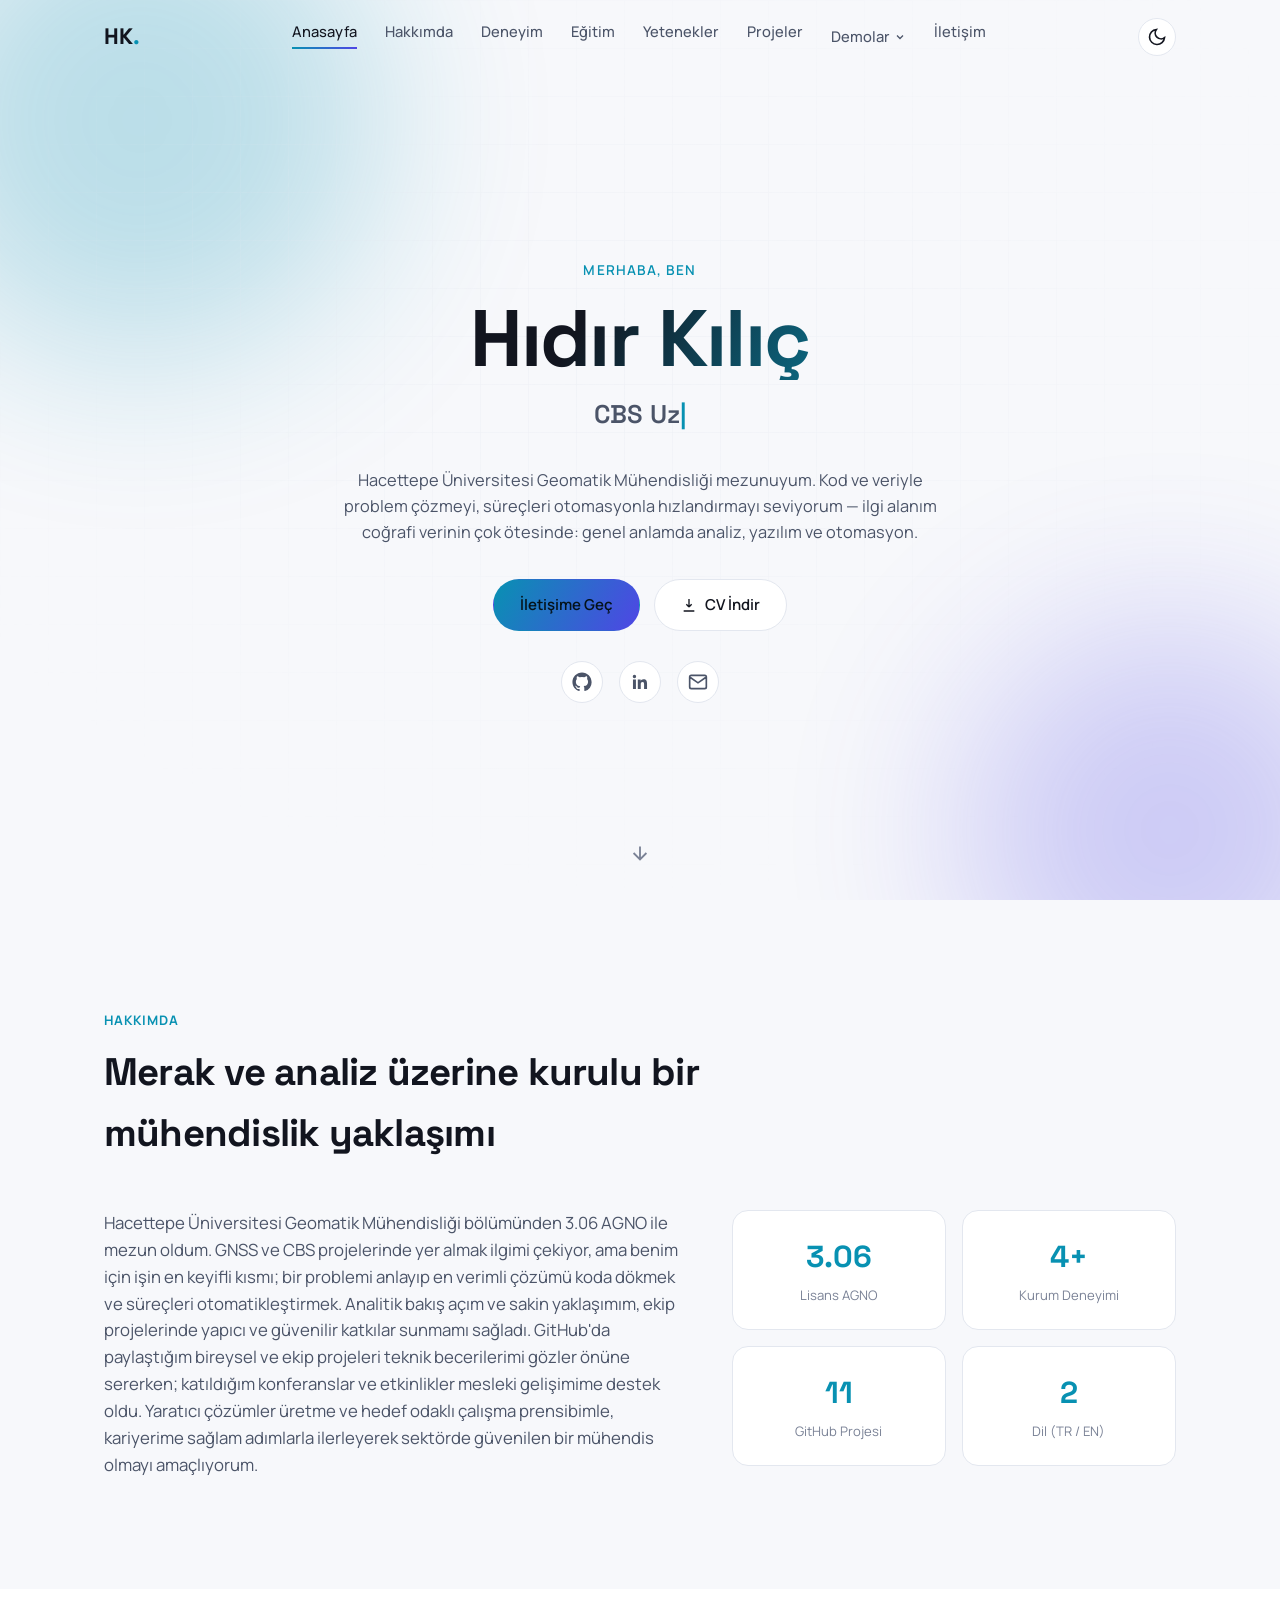
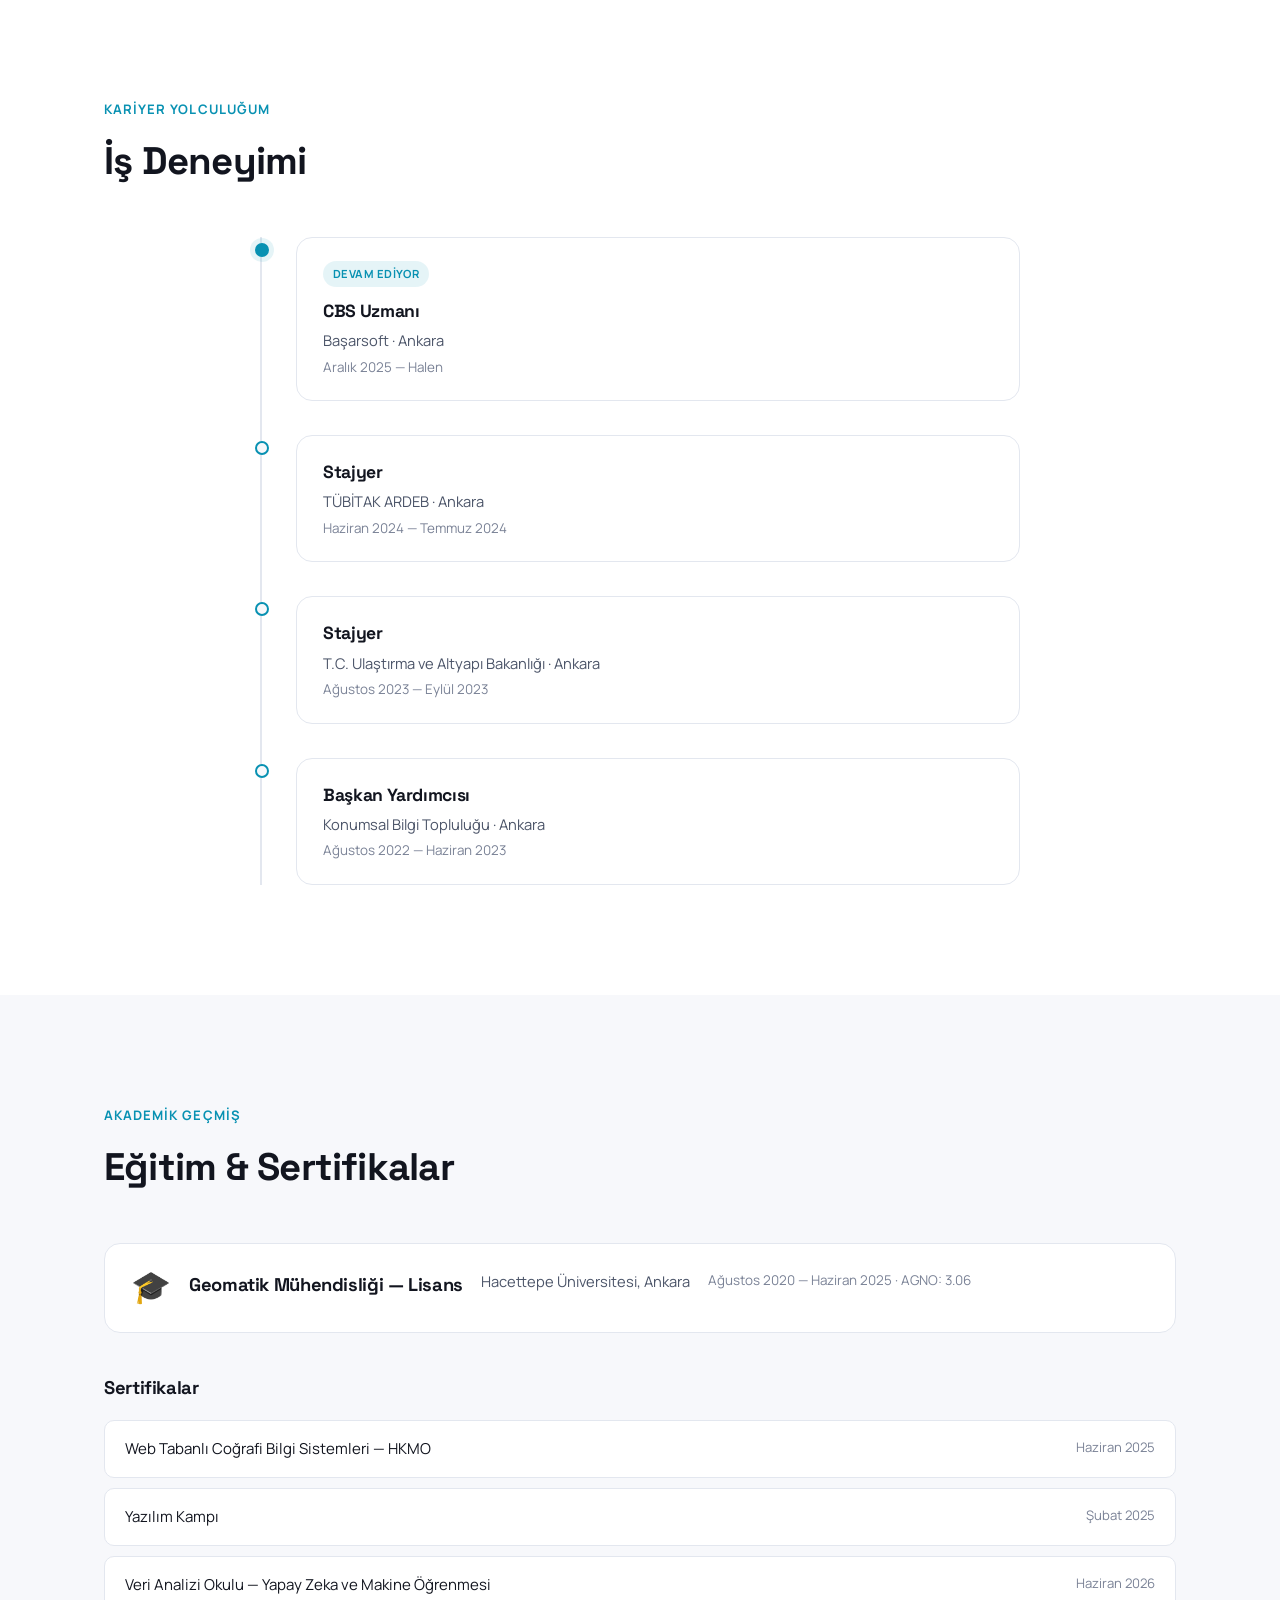
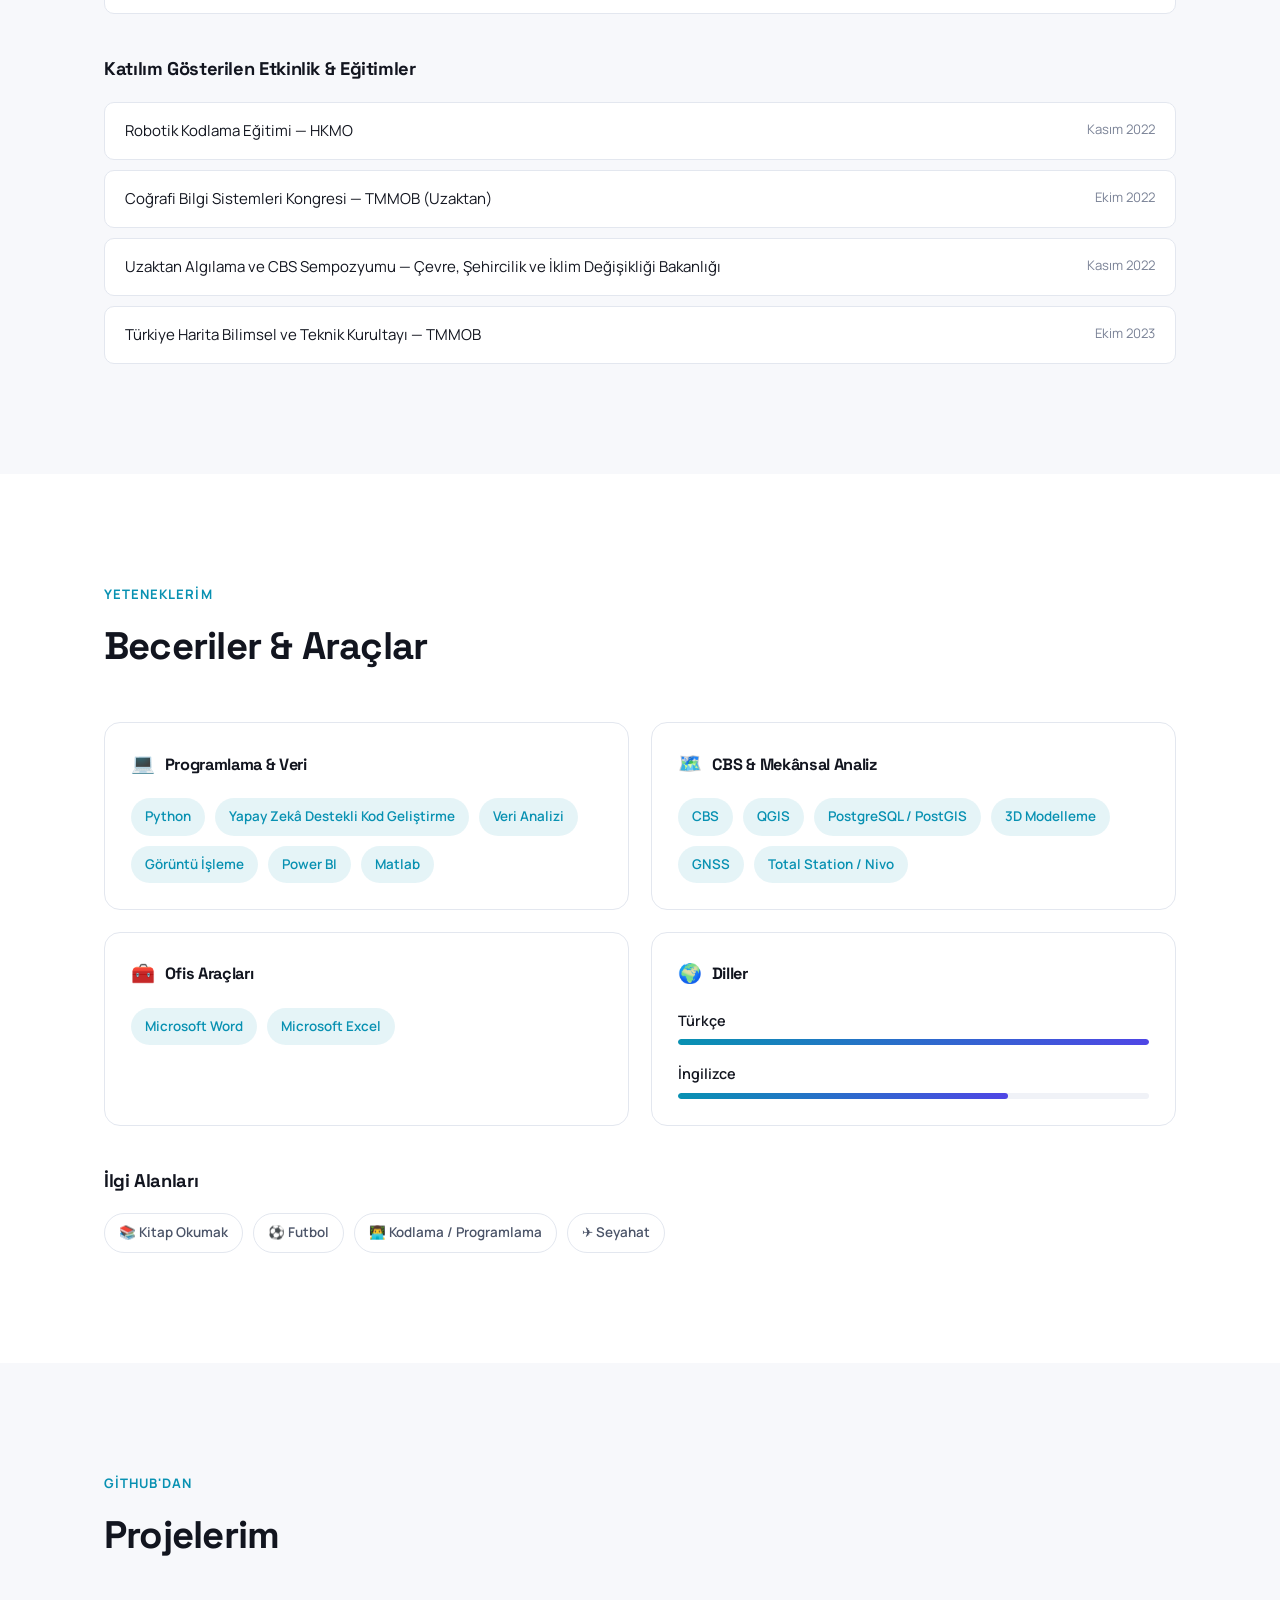
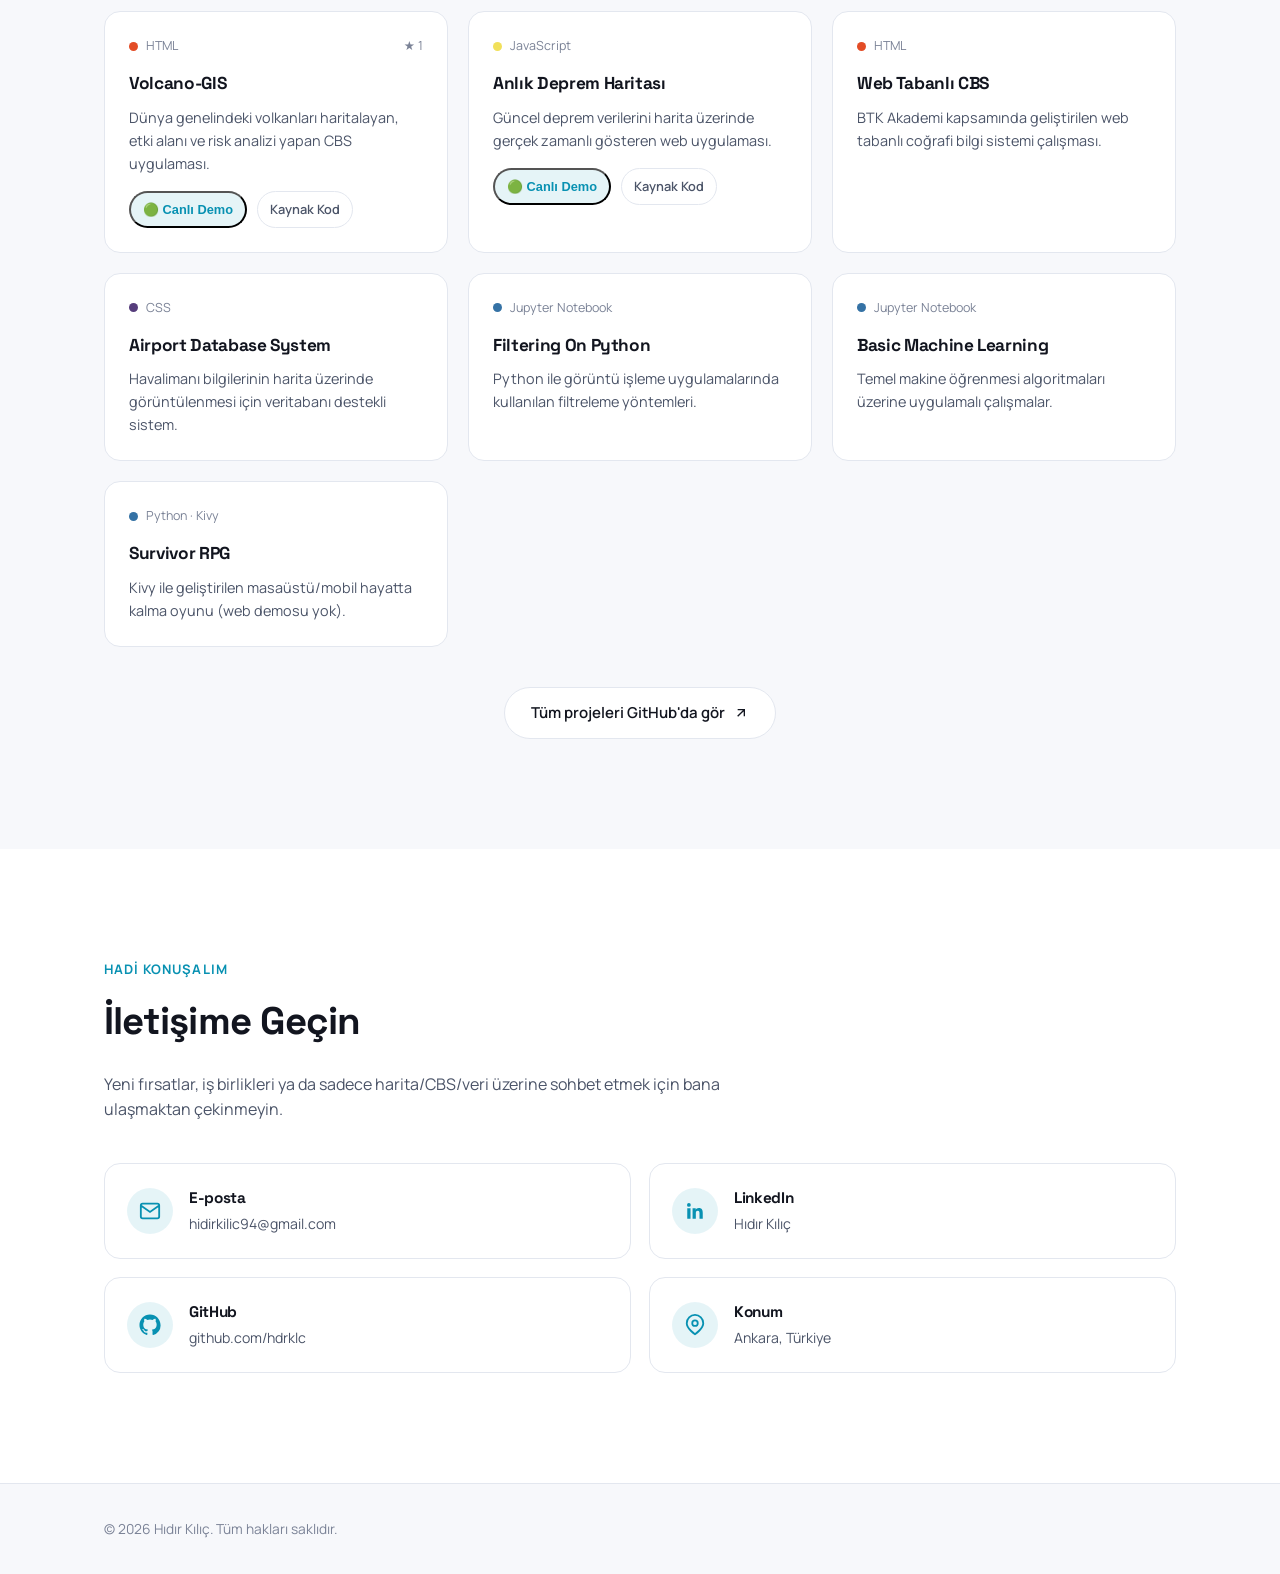
<file: index.html>
<!DOCTYPE html>
<html lang="tr">
<head>
<meta charset="UTF-8">
<meta name="viewport" content="width=device-width, initial-scale=1.0">
<title>Hıdır Kılıç — Geomatik Mühendisi & CBS Uzmanı</title>
<meta name="description" content="Hıdır Kılıç kişisel portföy sitesi — Geomatik Mühendisi, CBS Uzmanı. Deneyim, eğitim, projeler ve iletişim bilgileri.">
<link rel="icon" href="data:image/svg+xml,<svg xmlns=%22http://www.w3.org/2000/svg%22 viewBox=%220 0 100 100%22><text y=%22.9em%22 font-size=%2290%22>🗺️</text></svg>">
<link rel="preconnect" href="https://fonts.googleapis.com">
<link rel="preconnect" href="https://fonts.gstatic.com" crossorigin>
<link href="https://fonts.googleapis.com/css2?family=Manrope:wght@400;500;600;700;800&family=Space+Grotesk:wght@500;600;700&display=swap" rel="stylesheet">
<link rel="stylesheet" href="assets/css/style.css">
</head>
<body>

<div class="progress-bar" id="progressBar"></div>

<header class="site-header" id="siteHeader">
  <nav class="nav container">
    <a href="#home" class="logo">HK<span>.</span></a>
    <ul class="nav-links" id="navLinks">
      <li><a href="#home" class="nav-link active" data-nav>Anasayfa</a></li>
      <li><a href="#about" class="nav-link" data-nav>Hakkımda</a></li>
      <li><a href="#experience" class="nav-link" data-nav>Deneyim</a></li>
      <li><a href="#education" class="nav-link" data-nav>Eğitim</a></li>
      <li><a href="#skills" class="nav-link" data-nav>Yetenekler</a></li>
      <li><a href="#projects" class="nav-link" data-nav>Projeler</a></li>
      <li class="nav-dropdown">
        <button type="button" class="nav-link nav-dropdown-trigger" id="demoNavTrigger">
          Demolar
          <svg width="12" height="12" viewBox="0 0 24 24" fill="none" stroke="currentColor" stroke-width="2.5"><path d="M6 9l6 6 6-6"/></svg>
        </button>
        <div class="nav-dropdown-menu" id="demoNavMenu">
          <button type="button" class="nav-dropdown-item" data-demo-url="projects/volcano-gis/index.html" data-demo-title="Volcano-GIS">
            <span>🌋</span> Volcano-GIS
          </button>
          <button type="button" class="nav-dropdown-item" data-demo-url="projects/deprem-haritasi/index.html" data-demo-title="Anlık Deprem Haritası">
            <span>📍</span> Anlık Deprem Haritası
          </button>
        </div>
      </li>
      <li><a href="#contact" class="nav-link" data-nav>İletişim</a></li>
    </ul>
    <div class="nav-actions">
      <button class="theme-toggle" id="themeToggle" aria-label="Tema değiştir">
        <svg class="icon-sun" width="20" height="20" viewBox="0 0 24 24" fill="none" stroke="currentColor" stroke-width="2"><circle cx="12" cy="12" r="4"/><path d="M12 2v2M12 20v2M4.93 4.93l1.41 1.41M17.66 17.66l1.41 1.41M2 12h2M20 12h2M6.34 17.66l-1.41 1.41M19.07 4.93l-1.41 1.41"/></svg>
        <svg class="icon-moon" width="20" height="20" viewBox="0 0 24 24" fill="none" stroke="currentColor" stroke-width="2"><path d="M21 12.79A9 9 0 1 1 11.21 3 7 7 0 0 0 21 12.79z"/></svg>
      </button>
      <button class="hamburger" id="hamburger" aria-label="Menü">
        <span></span><span></span><span></span>
      </button>
    </div>
  </nav>
</header>

<main>

  <!-- HERO -->
  <section id="home" class="hero">
    <div class="hero-bg" aria-hidden="true">
      <div class="blob blob-1"></div>
      <div class="blob blob-2"></div>
      <div class="grid-overlay"></div>
    </div>
    <div class="container hero-content">
      <p class="eyebrow reveal">Merhaba, ben</p>
      <h1 class="hero-name reveal">Hıdır Kılıç</h1>
      <div class="hero-role reveal">
        <span id="typewriter"></span><span class="cursor">|</span>
      </div>
      <p class="hero-tagline reveal">
        Hacettepe Üniversitesi Geomatik Mühendisliği mezunuyum. Kod ve veriyle problem
        çözmeyi, süreçleri otomasyonla hızlandırmayı seviyorum — ilgi alanım coğrafi
        verinin çok ötesinde: genel anlamda analiz, yazılım ve otomasyon.
      </p>
      <div class="hero-cta reveal">
        <a href="#contact" class="btn btn-primary">İletişime Geç</a>
        <a href="assets/files/Hidir_Kilic_CV.pdf" class="btn btn-ghost" download>
          <svg width="16" height="16" viewBox="0 0 24 24" fill="none" stroke="currentColor" stroke-width="2"><path d="M12 3v12m0 0l-4-4m4 4l4-4M4 21h16"/></svg>
          CV İndir
        </a>
      </div>
      <div class="hero-social reveal">
        <a href="https://github.com/hdrklc" target="_blank" rel="noopener" aria-label="GitHub">
          <svg width="20" height="20" viewBox="0 0 24 24" fill="currentColor"><path d="M12 .5C5.65.5.5 5.65.5 12c0 5.08 3.29 9.39 7.86 10.91.57.1.78-.25.78-.55 0-.27-.01-1-.02-1.96-3.2.7-3.88-1.54-3.88-1.54-.52-1.33-1.28-1.69-1.28-1.69-1.04-.71.08-.7.08-.7 1.15.08 1.76 1.18 1.76 1.18 1.03 1.76 2.7 1.25 3.36.96.1-.75.4-1.25.73-1.54-2.55-.29-5.24-1.28-5.24-5.68 0-1.26.45-2.29 1.18-3.09-.12-.29-.51-1.46.11-3.04 0 0 .96-.31 3.15 1.18a10.9 10.9 0 0 1 5.73 0c2.19-1.49 3.15-1.18 3.15-1.18.62 1.58.23 2.75.11 3.04.74.8 1.18 1.83 1.18 3.09 0 4.41-2.69 5.38-5.25 5.67.41.36.78 1.05.78 2.12 0 1.53-.01 2.76-.01 3.14 0 .3.2.66.79.55A10.52 10.52 0 0 0 23.5 12c0-6.35-5.15-11.5-11.5-11.5z"/></svg>
        </a>
        <a href="https://www.linkedin.com/in/h%C4%B1d%C4%B1r-k%C4%B1l%C4%B1%C3%A7-372435224/" target="_blank" rel="noopener" aria-label="LinkedIn">
          <svg width="20" height="20" viewBox="0 0 24 24" fill="currentColor"><path d="M20.45 20.45h-3.55v-5.57c0-1.33-.02-3.03-1.85-3.03-1.86 0-2.14 1.45-2.14 2.94v5.66H9.36V9h3.41v1.56h.05c.47-.9 1.63-1.85 3.36-1.85 3.6 0 4.27 2.37 4.27 5.45v6.29zM5.34 7.43a2.06 2.06 0 1 1 0-4.12 2.06 2.06 0 0 1 0 4.12zM7.12 20.45H3.56V9h3.56v11.45z"/></svg>
        </a>
        <a href="https://mail.google.com/mail/?view=cm&fs=1&to=hidirkilic94@gmail.com" target="_blank" rel="noopener" aria-label="E-posta">
          <svg width="20" height="20" viewBox="0 0 24 24" fill="none" stroke="currentColor" stroke-width="2"><path d="M4 4h16v16H4z" opacity="0"/><path d="M22 6l-10 7L2 6M4 4h16a2 2 0 0 1 2 2v12a2 2 0 0 1-2 2H4a2 2 0 0 1-2-2V6a2 2 0 0 1 2-2z"/></svg>
        </a>
      </div>
    </div>
    <a href="#about" class="scroll-cue" aria-label="Aşağı kaydır">
      <svg width="22" height="22" viewBox="0 0 24 24" fill="none" stroke="currentColor" stroke-width="2"><path d="M12 5v14M19 12l-7 7-7-7"/></svg>
    </a>
  </section>

  <!-- ABOUT -->
  <section id="about" class="section">
    <div class="container">
      <p class="section-tag reveal">Hakkımda</p>
      <h2 class="section-title reveal">Merak ve analiz üzerine kurulu bir mühendislik yaklaşımı</h2>
      <div class="about-grid">
        <p class="about-text reveal">
          Hacettepe Üniversitesi Geomatik Mühendisliği bölümünden 3.06 AGNO ile mezun oldum.
          GNSS ve CBS projelerinde yer almak ilgimi çekiyor, ama benim için işin en keyifli
          kısmı; bir problemi anlayıp en verimli çözümü koda dökmek ve süreçleri
          otomatikleştirmek. Analitik bakış açım ve sakin yaklaşımım,
          ekip projelerinde yapıcı ve güvenilir katkılar sunmamı sağladı. GitHub'da
          paylaştığım bireysel ve ekip projeleri teknik becerilerimi gözler önüne sererken;
          katıldığım konferanslar ve etkinlikler mesleki gelişimime destek oldu. Yaratıcı
          çözümler üretme ve hedef odaklı çalışma prensibimle, kariyerime sağlam adımlarla
          ilerleyerek sektörde güvenilen bir mühendis olmayı amaçlıyorum.
        </p>
        <div class="about-stats reveal">
          <div class="stat-card">
            <span class="stat-value" data-count-to="3.06" data-decimals="2">0</span>
            <span class="stat-label">Lisans AGNO</span>
          </div>
          <div class="stat-card">
            <span class="stat-value" data-count-to="4" data-suffix="+">0</span>
            <span class="stat-label">Kurum Deneyimi</span>
          </div>
          <div class="stat-card">
            <span class="stat-value" data-count-to="11">0</span>
            <span class="stat-label">GitHub Projesi</span>
          </div>
          <div class="stat-card">
            <span class="stat-value" data-count-to="2">0</span>
            <span class="stat-label">Dil (TR / EN)</span>
          </div>
        </div>
      </div>
    </div>
  </section>

  <!-- EXPERIENCE -->
  <section id="experience" class="section alt">
    <div class="container">
      <p class="section-tag reveal">Kariyer Yolculuğum</p>
      <h2 class="section-title reveal">İş Deneyimi</h2>

      <div class="timeline">
        <div class="timeline-item reveal">
          <div class="timeline-dot current"></div>
          <div class="timeline-card">
            <span class="badge badge-current">Devam Ediyor</span>
            <h3>CBS Uzmanı</h3>
            <p class="timeline-org">Başarsoft · Ankara</p>
            <p class="timeline-date">Aralık 2025 — Halen</p>
          </div>
        </div>
        <div class="timeline-item reveal">
          <div class="timeline-dot"></div>
          <div class="timeline-card">
            <h3>Stajyer</h3>
            <p class="timeline-org">TÜBİTAK ARDEB · Ankara</p>
            <p class="timeline-date">Haziran 2024 — Temmuz 2024</p>
          </div>
        </div>
        <div class="timeline-item reveal">
          <div class="timeline-dot"></div>
          <div class="timeline-card">
            <h3>Stajyer</h3>
            <p class="timeline-org">T.C. Ulaştırma ve Altyapı Bakanlığı · Ankara</p>
            <p class="timeline-date">Ağustos 2023 — Eylül 2023</p>
          </div>
        </div>
        <div class="timeline-item reveal">
          <div class="timeline-dot"></div>
          <div class="timeline-card">
            <h3>Başkan Yardımcısı</h3>
            <p class="timeline-org">Konumsal Bilgi Topluluğu · Ankara</p>
            <p class="timeline-date">Ağustos 2022 — Haziran 2023</p>
          </div>
        </div>
      </div>
    </div>
  </section>

  <!-- EDUCATION -->
  <section id="education" class="section">
    <div class="container">
      <p class="section-tag reveal">Akademik Geçmiş</p>
      <h2 class="section-title reveal">Eğitim & Sertifikalar</h2>

      <div class="edu-grid">
        <div class="edu-card reveal">
          <div class="edu-icon">🎓</div>
          <h3>Geomatik Mühendisliği — Lisans</h3>
          <p class="timeline-org">Hacettepe Üniversitesi, Ankara</p>
          <p class="timeline-date">Ağustos 2020 — Haziran 2025 · AGNO: 3.06</p>
        </div>
      </div>

      <h3 class="subsection-title reveal">Sertifikalar</h3>
      <div class="cert-list">
        <div class="cert-item reveal">
          <span>Web Tabanlı Coğrafi Bilgi Sistemleri — HKMO</span>
          <span class="cert-date">Haziran 2025</span>
        </div>
        <div class="cert-item reveal">
          <span>Yazılım Kampı</span>
          <span class="cert-date">Şubat 2025</span>
        </div>
        <div class="cert-item reveal">
          <span>Veri Analizi Okulu — Yapay Zeka ve Makine Öğrenmesi</span>
          <span class="cert-date">Haziran 2026</span>
        </div>
      </div>

      <h3 class="subsection-title reveal">Katılım Gösterilen Etkinlik & Eğitimler</h3>
      <div class="cert-list">
        <div class="cert-item reveal">
          <span>Robotik Kodlama Eğitimi — HKMO</span>
          <span class="cert-date">Kasım 2022</span>
        </div>
        <div class="cert-item reveal">
          <span>Coğrafi Bilgi Sistemleri Kongresi — TMMOB (Uzaktan)</span>
          <span class="cert-date">Ekim 2022</span>
        </div>
        <div class="cert-item reveal">
          <span>Uzaktan Algılama ve CBS Sempozyumu — Çevre, Şehircilik ve İklim Değişikliği Bakanlığı</span>
          <span class="cert-date">Kasım 2022</span>
        </div>
        <div class="cert-item reveal">
          <span>Türkiye Harita Bilimsel ve Teknik Kurultayı — TMMOB</span>
          <span class="cert-date">Ekim 2023</span>
        </div>
      </div>
    </div>
  </section>

  <!-- SKILLS -->
  <section id="skills" class="section alt">
    <div class="container">
      <p class="section-tag reveal">Yeteneklerim</p>
      <h2 class="section-title reveal">Beceriler & Araçlar</h2>

      <div class="skills-grid">
        <div class="skill-group reveal">
          <h3><span class="skill-emoji">💻</span> Programlama & Veri</h3>
          <div class="tag-list">
            <span class="tag">Python</span>
            <span class="tag">Yapay Zekâ Destekli Kod Geliştirme</span>
            <span class="tag">Veri Analizi</span>
            <span class="tag">Görüntü İşleme</span>
            <span class="tag">Power BI</span>
            <span class="tag">Matlab</span>
          </div>
        </div>
        <div class="skill-group reveal">
          <h3><span class="skill-emoji">🗺️</span> CBS & Mekânsal Analiz</h3>
          <div class="tag-list">
            <span class="tag">CBS</span>
            <span class="tag">QGIS</span>
            <span class="tag">PostgreSQL / PostGIS</span>
            <span class="tag">3D Modelleme</span>
            <span class="tag">GNSS</span>
            <span class="tag">Total Station / Nivo</span>
          </div>
        </div>
        <div class="skill-group reveal">
          <h3><span class="skill-emoji">🧰</span> Ofis Araçları</h3>
          <div class="tag-list">
            <span class="tag">Microsoft Word</span>
            <span class="tag">Microsoft Excel</span>
          </div>
        </div>
        <div class="skill-group reveal">
          <h3><span class="skill-emoji">🌍</span> Diller</h3>
          <div class="lang-list">
            <div class="lang-item">
              <span>Türkçe</span>
              <div class="lang-bar"><div class="lang-fill" style="width:100%"></div></div>
            </div>
            <div class="lang-item">
              <span>İngilizce</span>
              <div class="lang-bar"><div class="lang-fill" style="width:70%"></div></div>
            </div>
          </div>
        </div>
      </div>

      <h3 class="subsection-title reveal">İlgi Alanları</h3>
      <div class="interest-list reveal">
        <span class="tag tag-outline">📚 Kitap Okumak</span>
        <span class="tag tag-outline">⚽ Futbol</span>
        <span class="tag tag-outline">👨‍💻 Kodlama / Programlama</span>
        <span class="tag tag-outline">✈️ Seyahat</span>
      </div>
    </div>
  </section>

  <!-- PROJECTS -->
  <section id="projects" class="section">
    <div class="container">
      <p class="section-tag reveal">GitHub'dan</p>
      <h2 class="section-title reveal">Projelerim</h2>

      <div class="project-grid">
        <div class="project-card reveal has-demo">
          <div class="project-top">
            <span class="lang-dot html"></span>
            <span>HTML</span>
            <span class="star">★ 1</span>
          </div>
          <h3>Volcano-GIS</h3>
          <p>Dünya genelindeki volkanları haritalayan, etki alanı ve risk analizi yapan CBS uygulaması.</p>
          <div class="project-links">
            <button type="button" class="project-link-demo" data-demo-url="projects/volcano-gis/index.html" data-demo-title="Volcano-GIS">🟢 Canlı Demo</button>
            <a href="https://github.com/hdrklc/Volcano-GIS" target="_blank" rel="noopener" class="project-link-code">Kaynak Kod</a>
          </div>
        </div>

        <div class="project-card reveal has-demo">
          <div class="project-top">
            <span class="lang-dot js"></span>
            <span>JavaScript</span>
          </div>
          <h3>Anlık Deprem Haritası</h3>
          <p>Güncel deprem verilerini harita üzerinde gerçek zamanlı gösteren web uygulaması.</p>
          <div class="project-links">
            <button type="button" class="project-link-demo" data-demo-url="projects/deprem-haritasi/index.html" data-demo-title="Anlık Deprem Haritası">🟢 Canlı Demo</button>
            <a href="https://github.com/hdrklc/Anl-k-Deprem-Haritas-" target="_blank" rel="noopener" class="project-link-code">Kaynak Kod</a>
          </div>
        </div>

        <a class="project-card reveal" href="https://github.com/hdrklc/Web-Tabanl-CBS-BTK-Akademi" target="_blank" rel="noopener">
          <div class="project-top">
            <span class="lang-dot html"></span>
            <span>HTML</span>
          </div>
          <h3>Web Tabanlı CBS</h3>
          <p>BTK Akademi kapsamında geliştirilen web tabanlı coğrafi bilgi sistemi çalışması.</p>
        </a>

        <a class="project-card reveal" href="https://github.com/hdrklc/Aiport-DataBaseSystem" target="_blank" rel="noopener">
          <div class="project-top">
            <span class="lang-dot css"></span>
            <span>CSS</span>
          </div>
          <h3>Airport Database System</h3>
          <p>Havalimanı bilgilerinin harita üzerinde görüntülenmesi için veritabanı destekli sistem.</p>
        </a>

        <a class="project-card reveal" href="https://github.com/hdrklc/Filtering-On-Python" target="_blank" rel="noopener">
          <div class="project-top">
            <span class="lang-dot py"></span>
            <span>Jupyter Notebook</span>
          </div>
          <h3>Filtering On Python</h3>
          <p>Python ile görüntü işleme uygulamalarında kullanılan filtreleme yöntemleri.</p>
        </a>

        <a class="project-card reveal" href="https://github.com/hdrklc/Basic-Machine-Learning" target="_blank" rel="noopener">
          <div class="project-top">
            <span class="lang-dot py"></span>
            <span>Jupyter Notebook</span>
          </div>
          <h3>Basic Machine Learning</h3>
          <p>Temel makine öğrenmesi algoritmaları üzerine uygulamalı çalışmalar.</p>
        </a>

        <a class="project-card reveal" href="https://github.com/hdrklc/survivor-rpg" target="_blank" rel="noopener">
          <div class="project-top">
            <span class="lang-dot py"></span>
            <span>Python · Kivy</span>
          </div>
          <h3>Survivor RPG</h3>
          <p>Kivy ile geliştirilen masaüstü/mobil hayatta kalma oyunu (web demosu yok).</p>
        </a>
      </div>

      <div class="projects-more reveal">
        <a href="https://github.com/hdrklc" target="_blank" rel="noopener" class="btn btn-ghost">
          Tüm projeleri GitHub'da gör
          <svg width="16" height="16" viewBox="0 0 24 24" fill="none" stroke="currentColor" stroke-width="2"><path d="M7 17L17 7M7 7h10v10"/></svg>
        </a>
      </div>
    </div>
  </section>

  <!-- CONTACT -->
  <section id="contact" class="section alt">
    <div class="container">
      <p class="section-tag reveal">Hadi Konuşalım</p>
      <h2 class="section-title reveal">İletişime Geçin</h2>
      <p class="contact-lead reveal">
        Yeni fırsatlar, iş birlikleri ya da sadece harita/CBS/veri üzerine sohbet etmek için
        bana ulaşmaktan çekinmeyin.
      </p>

      <div class="contact-grid">
        <a class="contact-card reveal" href="https://mail.google.com/mail/?view=cm&fs=1&to=hidirkilic94@gmail.com" target="_blank" rel="noopener">
          <div class="contact-icon">
            <svg width="22" height="22" viewBox="0 0 24 24" fill="none" stroke="currentColor" stroke-width="2"><path d="M22 6l-10 7L2 6M4 4h16a2 2 0 0 1 2 2v12a2 2 0 0 1-2 2H4a2 2 0 0 1-2-2V6a2 2 0 0 1 2-2z"/></svg>
          </div>
          <div>
            <h3>E-posta</h3>
            <p>hidirkilic94@gmail.com</p>
          </div>
        </a>

        <a class="contact-card reveal" href="https://www.linkedin.com/in/h%C4%B1d%C4%B1r-k%C4%B1l%C4%B1%C3%A7-372435224/" target="_blank" rel="noopener">
          <div class="contact-icon">
            <svg width="22" height="22" viewBox="0 0 24 24" fill="currentColor"><path d="M20.45 20.45h-3.55v-5.57c0-1.33-.02-3.03-1.85-3.03-1.86 0-2.14 1.45-2.14 2.94v5.66H9.36V9h3.41v1.56h.05c.47-.9 1.63-1.85 3.36-1.85 3.6 0 4.27 2.37 4.27 5.45v6.29zM5.34 7.43a2.06 2.06 0 1 1 0-4.12 2.06 2.06 0 0 1 0 4.12zM7.12 20.45H3.56V9h3.56v11.45z"/></svg>
          </div>
          <div>
            <h3>LinkedIn</h3>
            <p>Hıdır Kılıç</p>
          </div>
        </a>

        <a class="contact-card reveal" href="https://github.com/hdrklc" target="_blank" rel="noopener">
          <div class="contact-icon">
            <svg width="22" height="22" viewBox="0 0 24 24" fill="currentColor"><path d="M12 .5C5.65.5.5 5.65.5 12c0 5.08 3.29 9.39 7.86 10.91.57.1.78-.25.78-.55 0-.27-.01-1-.02-1.96-3.2.7-3.88-1.54-3.88-1.54-.52-1.33-1.28-1.69-1.28-1.69-1.04-.71.08-.7.08-.7 1.15.08 1.76 1.18 1.76 1.18 1.03 1.76 2.7 1.25 3.36.96.1-.75.4-1.25.73-1.54-2.55-.29-5.24-1.28-5.24-5.68 0-1.26.45-2.29 1.18-3.09-.12-.29-.51-1.46.11-3.04 0 0 .96-.31 3.15 1.18a10.9 10.9 0 0 1 5.73 0c2.19-1.49 3.15-1.18 3.15-1.18.62 1.58.23 2.75.11 3.04.74.8 1.18 1.83 1.18 3.09 0 4.41-2.69 5.38-5.25 5.67.41.36.78 1.05.78 2.12 0 1.53-.01 2.76-.01 3.14 0 .3.2.66.79.55A10.52 10.52 0 0 0 23.5 12c0-6.35-5.15-11.5-11.5-11.5z"/></svg>
          </div>
          <div>
            <h3>GitHub</h3>
            <p>github.com/hdrklc</p>
          </div>
        </a>

        <div class="contact-card">
          <div class="contact-icon">
            <svg width="22" height="22" viewBox="0 0 24 24" fill="none" stroke="currentColor" stroke-width="2"><path d="M21 10c0 6-9 12-9 12s-9-6-9-12a9 9 0 0 1 18 0z"/><circle cx="12" cy="10" r="3"/></svg>
          </div>
          <div>
            <h3>Konum</h3>
            <p>Ankara, Türkiye</p>
          </div>
        </div>
      </div>
    </div>
  </section>

</main>

<div class="demo-modal" id="demoModal" aria-hidden="true">
  <div class="demo-modal-inner">
    <div class="demo-modal-bar">
      <span id="demoModalTitle">Canlı Demo</span>
      <button type="button" class="demo-modal-close" id="demoModalClose" aria-label="Kapat">✕ Kapat</button>
    </div>
    <iframe id="demoModalFrame" title="Proje canlı demo" loading="lazy" allow="geolocation; notifications"></iframe>
  </div>
</div>

<footer class="site-footer">
  <div class="container footer-inner">
    <p>© <span id="year"></span> Hıdır Kılıç. Tüm hakları saklıdır.</p>
    <button class="to-top" id="toTop" aria-label="Yukarı çık">
      <svg width="18" height="18" viewBox="0 0 24 24" fill="none" stroke="currentColor" stroke-width="2"><path d="M12 19V5M5 12l7-7 7 7"/></svg>
    </button>
  </div>
</footer>

<script src="assets/js/script.js"></script>
</body>
</html>
</file>
<file: assets/css/style.css>
/* ===================== Design tokens ===================== */
:root {
  --bg: #0a0e14;
  --bg-alt: #0d1220;
  --surface: #121826;
  --surface-2: #171f31;
  --border: #232c40;
  --text: #eef1f7;
  --text-dim: #9aa5b8;
  --text-faint: #6b7488;
  --accent: #22d3ee;
  --accent-2: #6366f1;
  --accent-soft: rgba(34, 211, 238, 0.12);
  --success: #34d399;
  --shadow: 0 20px 50px -20px rgba(0, 0, 0, 0.6);
  --radius: 16px;
  --radius-sm: 10px;
  --maxw: 1120px;
  --font-body: 'Manrope', system-ui, -apple-system, sans-serif;
  --font-head: 'Space Grotesk', system-ui, -apple-system, sans-serif;
}

:root[data-theme="light"] {
  --bg: #f7f8fb;
  --bg-alt: #ffffff;
  --surface: #ffffff;
  --surface-2: #f0f2f7;
  --border: #e3e7ef;
  --text: #12151f;
  --text-dim: #4b5468;
  --text-faint: #7a8296;
  --accent: #0891b2;
  --accent-2: #4f46e5;
  --accent-soft: rgba(8, 145, 178, 0.1);
  --shadow: 0 20px 50px -20px rgba(20, 25, 40, 0.15);
}

@media (prefers-color-scheme: light) {
  :root:not([data-theme="dark"]) {
    --bg: #f7f8fb;
    --bg-alt: #ffffff;
    --surface: #ffffff;
    --surface-2: #f0f2f7;
    --border: #e3e7ef;
    --text: #12151f;
    --text-dim: #4b5468;
    --text-faint: #7a8296;
    --accent: #0891b2;
    --accent-2: #4f46e5;
    --accent-soft: rgba(8, 145, 178, 0.1);
    --shadow: 0 20px 50px -20px rgba(20, 25, 40, 0.15);
  }
}

* { box-sizing: border-box; margin: 0; padding: 0; }

html { scroll-behavior: smooth; }

body {
  background: var(--bg);
  color: var(--text);
  font-family: var(--font-body);
  line-height: 1.6;
  -webkit-font-smoothing: antialiased;
  transition: background 0.35s ease, color 0.35s ease;
  overflow-x: hidden;
}

.container {
  max-width: var(--maxw);
  margin: 0 auto;
  padding: 0 24px;
}

h1, h2, h3 { font-family: var(--font-head); font-weight: 700; letter-spacing: -0.02em; }

a { color: inherit; text-decoration: none; }

img { max-width: 100%; display: block; }

::selection { background: var(--accent); color: #041016; }

/* ===================== Scroll progress ===================== */
.progress-bar {
  position: fixed;
  top: 0; left: 0;
  height: 3px;
  width: 0%;
  background: linear-gradient(90deg, var(--accent), var(--accent-2));
  z-index: 1000;
  transition: width 0.1s ease;
}

/* ===================== Header / Nav ===================== */
.site-header {
  position: fixed;
  top: 0; left: 0; right: 0;
  z-index: 900;
  padding: 18px 0;
  transition: background 0.3s ease, padding 0.3s ease, border-color 0.3s ease, backdrop-filter 0.3s ease;
  border-bottom: 1px solid transparent;
}

.site-header.scrolled {
  padding: 12px 0;
  background: color-mix(in srgb, var(--bg) 78%, transparent);
  backdrop-filter: blur(14px);
  border-bottom-color: var(--border);
}

.nav {
  display: flex;
  align-items: center;
  justify-content: space-between;
  gap: 24px;
}

.logo {
  font-family: var(--font-head);
  font-size: 1.4rem;
  font-weight: 700;
}
.logo span { color: var(--accent); }

.nav-links {
  list-style: none;
  display: flex;
  gap: 28px;
}

.nav-link {
  position: relative;
  font-size: 0.92rem;
  font-weight: 500;
  color: var(--text-dim);
  padding: 6px 0;
  transition: color 0.25s ease;
}

.nav-link::after {
  content: "";
  position: absolute;
  left: 0; bottom: -2px;
  width: 0%;
  height: 2px;
  background: linear-gradient(90deg, var(--accent), var(--accent-2));
  transition: width 0.25s ease;
}

.nav-link:hover, .nav-link.active { color: var(--text); }
.nav-link:hover::after, .nav-link.active::after { width: 100%; }

.nav-dropdown { position: relative; display: flex; align-items: center; }
.nav-dropdown-trigger {
  -webkit-appearance: none;
  appearance: none;
  display: inline-flex;
  align-items: center;
  gap: 4px;
  margin: 0;
  padding: 6px 0;
  background: none;
  border: none;
  outline: none;
  font-family: inherit;
  font-size: 0.92rem;
  font-weight: 500;
  line-height: inherit;
  color: var(--text-dim);
  cursor: pointer;
  transition: color 0.25s ease;
}
.nav-dropdown-trigger:hover { color: var(--text); }
.nav-dropdown-trigger svg { transition: transform 0.2s ease; }
.nav-dropdown.open .nav-dropdown-trigger svg { transform: rotate(180deg); }
.nav-dropdown-menu {
  position: absolute;
  top: calc(100% + 14px);
  left: 50%;
  transform: translateX(-50%) translateY(-6px);
  min-width: 220px;
  background: var(--surface);
  border: 1px solid var(--border);
  border-radius: var(--radius-sm);
  box-shadow: var(--shadow);
  padding: 8px;
  display: flex;
  flex-direction: column;
  gap: 4px;
  opacity: 0;
  pointer-events: none;
  transition: opacity 0.2s ease, transform 0.2s ease;
  z-index: 50;
}
.nav-dropdown.open .nav-dropdown-menu {
  opacity: 1;
  pointer-events: auto;
  transform: translateX(-50%) translateY(0);
}
.nav-dropdown-item {
  display: flex;
  align-items: center;
  gap: 8px;
  width: 100%;
  background: none;
  border: none;
  border-radius: 8px;
  padding: 9px 12px;
  font-size: 0.86rem;
  font-weight: 600;
  color: var(--text);
  text-align: left;
  cursor: pointer;
  transition: background 0.2s ease;
}
.nav-dropdown-item:hover { background: var(--accent-soft); color: var(--accent); }

.nav-actions { display: flex; align-items: center; gap: 10px; }

.theme-toggle {
  width: 38px; height: 38px;
  border-radius: 50%;
  border: 1px solid var(--border);
  background: var(--surface);
  color: var(--text);
  cursor: pointer;
  display: grid;
  place-items: center;
  transition: border-color 0.25s ease, transform 0.25s ease;
}
.theme-toggle:hover { border-color: var(--accent); transform: rotate(15deg); }

.icon-moon { display: none; }
:root[data-theme="light"] .icon-sun { display: none; }
:root[data-theme="light"] .icon-moon { display: block; }

.hamburger {
  display: none;
  width: 38px; height: 38px;
  border-radius: 8px;
  border: 1px solid var(--border);
  background: var(--surface);
  cursor: pointer;
  flex-direction: column;
  align-items: center;
  justify-content: center;
  gap: 4px;
}
.hamburger span {
  width: 18px; height: 2px;
  background: var(--text);
  border-radius: 2px;
  transition: transform 0.25s ease, opacity 0.25s ease;
}
.hamburger.open span:nth-child(1) { transform: translateY(6px) rotate(45deg); }
.hamburger.open span:nth-child(2) { opacity: 0; }
.hamburger.open span:nth-child(3) { transform: translateY(-6px) rotate(-45deg); }

/* ===================== Hero ===================== */
.hero {
  position: relative;
  min-height: 100vh;
  display: flex;
  align-items: center;
  justify-content: center;
  padding: 140px 0 80px;
  overflow: hidden;
}

.hero-bg { position: absolute; inset: 0; z-index: 0; }

.blob {
  position: absolute;
  border-radius: 50%;
  filter: blur(90px);
  opacity: 0.5;
  animation: float 14s ease-in-out infinite;
}
.blob-1 {
  width: 480px; height: 480px;
  background: var(--accent);
  top: -120px; left: -100px;
}
.blob-2 {
  width: 420px; height: 420px;
  background: var(--accent-2);
  bottom: -140px; right: -100px;
  animation-delay: -6s;
}
:root[data-theme="light"] .blob { opacity: 0.25; }

@keyframes float {
  0%, 100% { transform: translate(0, 0) scale(1); }
  50% { transform: translate(40px, -30px) scale(1.08); }
}

.grid-overlay {
  position: absolute; inset: 0;
  background-image:
    linear-gradient(color-mix(in srgb, var(--border) 60%, transparent) 1px, transparent 1px),
    linear-gradient(90deg, color-mix(in srgb, var(--border) 60%, transparent) 1px, transparent 1px);
  background-size: 48px 48px;
  mask-image: radial-gradient(ellipse 60% 60% at 50% 40%, black, transparent);
  opacity: 0.5;
}

.hero-content { position: relative; z-index: 1; text-align: center; }

.eyebrow {
  display: inline-block;
  font-size: 0.85rem;
  font-weight: 600;
  letter-spacing: 0.08em;
  text-transform: uppercase;
  color: var(--accent);
  margin-bottom: 14px;
}

.hero-name {
  font-size: clamp(2.6rem, 7vw, 5rem);
  line-height: 1.05;
  background: linear-gradient(120deg, var(--text) 40%, var(--accent) 100%);
  -webkit-background-clip: text;
  background-clip: text;
  color: transparent;
  margin-bottom: 14px;
}

.hero-role {
  font-family: var(--font-head);
  font-size: clamp(1.1rem, 2.6vw, 1.6rem);
  font-weight: 600;
  color: var(--text-dim);
  min-height: 2em;
  margin-bottom: 22px;
}
.hero-role .cursor {
  color: var(--accent);
  animation: blink 1s step-end infinite;
}
@keyframes blink { 50% { opacity: 0; } }

.hero-tagline {
  max-width: 620px;
  margin: 0 auto 34px;
  color: var(--text-dim);
  font-size: 1.02rem;
}

.hero-cta {
  display: flex;
  gap: 14px;
  justify-content: center;
  flex-wrap: wrap;
  margin-bottom: 30px;
}

.btn {
  display: inline-flex;
  align-items: center;
  gap: 8px;
  padding: 13px 26px;
  border-radius: 100px;
  font-weight: 600;
  font-size: 0.94rem;
  cursor: pointer;
  border: 1px solid transparent;
  transition: transform 0.2s ease, box-shadow 0.2s ease, border-color 0.2s ease, background 0.2s ease;
}
.btn-primary {
  background: linear-gradient(120deg, var(--accent), var(--accent-2));
  color: #04121a;
}
.btn-primary:hover { transform: translateY(-2px); box-shadow: 0 14px 30px -10px color-mix(in srgb, var(--accent) 60%, transparent); }

.btn-ghost {
  background: var(--surface);
  border-color: var(--border);
  color: var(--text);
}
.btn-ghost:hover { border-color: var(--accent); transform: translateY(-2px); }

.hero-social {
  display: flex;
  gap: 16px;
  justify-content: center;
}
.hero-social a {
  width: 42px; height: 42px;
  display: grid; place-items: center;
  border-radius: 50%;
  border: 1px solid var(--border);
  background: var(--surface);
  color: var(--text-dim);
  transition: color 0.2s ease, border-color 0.2s ease, transform 0.2s ease;
}
.hero-social a:hover { color: var(--accent); border-color: var(--accent); transform: translateY(-3px); }

.scroll-cue {
  position: absolute;
  bottom: 28px; left: 50%;
  transform: translateX(-50%);
  color: var(--text-faint);
  animation: bob 2s ease-in-out infinite;
  z-index: 1;
}
@keyframes bob {
  0%, 100% { transform: translate(-50%, 0); }
  50% { transform: translate(-50%, 8px); }
}

/* ===================== Sections ===================== */
.section { padding: 110px 0; position: relative; }
.section.alt { background: var(--bg-alt); }

.section-tag {
  font-size: 0.82rem;
  font-weight: 700;
  letter-spacing: 0.08em;
  text-transform: uppercase;
  color: var(--accent);
  margin-bottom: 10px;
}

.section-title {
  font-size: clamp(1.7rem, 3.4vw, 2.4rem);
  margin-bottom: 46px;
  max-width: 760px;
}

.subsection-title {
  font-family: var(--font-head);
  font-size: 1.15rem;
  margin: 40px 0 18px;
}

/* ===================== About ===================== */
.about-grid {
  display: grid;
  grid-template-columns: 1.3fr 1fr;
  gap: 50px;
  align-items: start;
}
.about-text { color: var(--text-dim); font-size: 1.05rem; }

.about-stats {
  display: grid;
  grid-template-columns: 1fr 1fr;
  gap: 16px;
}
.stat-card {
  background: var(--surface);
  border: 1px solid var(--border);
  border-radius: var(--radius);
  padding: 22px;
  text-align: center;
  transition: transform 0.25s ease, border-color 0.25s ease;
}
.stat-card:hover { transform: translateY(-4px); border-color: var(--accent); }
.stat-value {
  display: block;
  font-family: var(--font-head);
  font-size: 1.9rem;
  font-weight: 700;
  color: var(--accent);
}
.stat-label { font-size: 0.82rem; color: var(--text-faint); }

/* ===================== Timeline ===================== */
.timeline {
  position: relative;
  max-width: 760px;
  margin: 0 auto;
  padding-left: 34px;
  border-left: 2px solid var(--border);
}

.timeline-item { position: relative; margin-bottom: 34px; }
.timeline-item:last-child { margin-bottom: 0; }

.timeline-dot {
  position: absolute;
  left: -41px; top: 6px;
  width: 14px; height: 14px;
  border-radius: 50%;
  background: var(--bg);
  border: 2px solid var(--accent);
}
.timeline-dot.current {
  background: var(--accent);
  box-shadow: 0 0 0 5px var(--accent-soft);
}

.timeline-card {
  background: var(--surface);
  border: 1px solid var(--border);
  border-radius: var(--radius);
  padding: 22px 26px;
  transition: transform 0.25s ease, border-color 0.25s ease;
}
.timeline-card:hover { transform: translateX(4px); border-color: var(--accent); }
.timeline-card h3 { font-size: 1.1rem; margin-bottom: 4px; }
.timeline-org { color: var(--text-dim); font-size: 0.92rem; margin-bottom: 4px; }
.timeline-date { color: var(--text-faint); font-size: 0.84rem; }

.badge {
  display: inline-block;
  font-size: 0.7rem;
  font-weight: 700;
  letter-spacing: 0.04em;
  text-transform: uppercase;
  padding: 4px 10px;
  border-radius: 100px;
  margin-bottom: 10px;
}
.badge-current { background: var(--accent-soft); color: var(--accent); }

/* ===================== Education ===================== */
.edu-grid { display: grid; gap: 18px; margin-bottom: 10px; }
.edu-card {
  display: flex;
  align-items: flex-start;
  gap: 18px;
  background: var(--surface);
  border: 1px solid var(--border);
  border-radius: var(--radius);
  padding: 26px;
}
.edu-icon { font-size: 2rem; line-height: 1; }
.edu-card h3 { font-size: 1.15rem; margin-bottom: 6px; }

.cert-list { display: grid; gap: 10px; }
.cert-item {
  display: flex;
  justify-content: space-between;
  gap: 16px;
  flex-wrap: wrap;
  background: var(--surface);
  border: 1px solid var(--border);
  border-radius: var(--radius-sm);
  padding: 16px 20px;
  font-size: 0.94rem;
  transition: border-color 0.2s ease, transform 0.2s ease;
}
.cert-item:hover { border-color: var(--accent); transform: translateX(3px); }
.cert-date { color: var(--text-faint); font-size: 0.82rem; white-space: nowrap; }

/* ===================== Skills ===================== */
.skills-grid {
  display: grid;
  grid-template-columns: repeat(2, 1fr);
  gap: 22px;
  margin-bottom: 10px;
}
.skill-group {
  background: var(--surface);
  border: 1px solid var(--border);
  border-radius: var(--radius);
  padding: 26px;
}
.skill-group h3 {
  font-size: 1.02rem;
  margin-bottom: 18px;
  display: flex;
  align-items: center;
  gap: 10px;
}
.skill-emoji { font-size: 1.2rem; }

.tag-list, .interest-list { display: flex; flex-wrap: wrap; gap: 10px; }
.tag {
  background: var(--accent-soft);
  color: var(--accent);
  font-size: 0.84rem;
  font-weight: 600;
  padding: 8px 14px;
  border-radius: 100px;
  transition: transform 0.2s ease;
}
.tag:hover { transform: translateY(-2px); }
.tag-outline {
  background: transparent;
  border: 1px solid var(--border);
  color: var(--text-dim);
}

.lang-list { display: grid; gap: 16px; }
.lang-item span { font-size: 0.9rem; font-weight: 600; }
.lang-bar {
  margin-top: 6px;
  height: 6px;
  border-radius: 100px;
  background: var(--surface-2);
  overflow: hidden;
}
.lang-fill {
  height: 100%;
  border-radius: 100px;
  background: linear-gradient(90deg, var(--accent), var(--accent-2));
}

/* ===================== Projects ===================== */
.project-grid {
  display: grid;
  grid-template-columns: repeat(3, 1fr);
  gap: 20px;
}
.project-card {
  display: block;
  background: var(--surface);
  border: 1px solid var(--border);
  border-radius: var(--radius);
  padding: 24px;
  transition: transform 0.25s ease, border-color 0.25s ease, box-shadow 0.25s ease;
}
.project-card:hover {
  transform: translateY(-6px);
  border-color: var(--accent);
  box-shadow: var(--shadow);
}
.project-top {
  display: flex;
  align-items: center;
  gap: 8px;
  font-size: 0.78rem;
  color: var(--text-faint);
  margin-bottom: 14px;
}
.lang-dot { width: 9px; height: 9px; border-radius: 50%; }
.lang-dot.html { background: #e34c26; }
.lang-dot.js { background: #f1e05a; }
.lang-dot.css { background: #563d7c; }
.lang-dot.py { background: #3572A5; }
.star { margin-left: auto; color: var(--text-faint); }

.project-card h3 { font-size: 1.08rem; margin-bottom: 8px; }
.project-card p { color: var(--text-dim); font-size: 0.9rem; }

.project-links {
  display: flex;
  gap: 10px;
  margin-top: 16px;
  flex-wrap: wrap;
}
.project-link-demo,
.project-link-code {
  font-size: 0.8rem;
  font-weight: 600;
  padding: 7px 12px;
  border-radius: 100px;
  transition: transform 0.2s ease, border-color 0.2s ease;
}
.project-link-demo {
  background: var(--accent-soft);
  color: var(--accent);
}
.project-link-demo:hover { transform: translateY(-2px); }
.project-link-code {
  border: 1px solid var(--border);
  color: var(--text-dim);
}
.project-link-code:hover { border-color: var(--accent); color: var(--text); }

.projects-more { text-align: center; margin-top: 40px; }

/* ===================== Contact ===================== */
.contact-lead {
  color: var(--text-dim);
  max-width: 620px;
  margin-top: -26px;
  margin-bottom: 40px;
}

.contact-grid {
  display: grid;
  grid-template-columns: repeat(2, 1fr);
  gap: 18px;
}
.contact-card {
  display: flex;
  align-items: center;
  gap: 16px;
  background: var(--surface);
  border: 1px solid var(--border);
  border-radius: var(--radius);
  padding: 22px;
  transition: transform 0.25s ease, border-color 0.25s ease;
}
.contact-card:hover { transform: translateY(-4px); border-color: var(--accent); }
.contact-icon {
  width: 46px; height: 46px;
  flex-shrink: 0;
  display: grid; place-items: center;
  border-radius: 50%;
  background: var(--accent-soft);
  color: var(--accent);
}
.contact-card h3 { font-size: 0.96rem; margin-bottom: 3px; }
.contact-card p { color: var(--text-dim); font-size: 0.88rem; word-break: break-word; }

/* ===================== Demo Modal ===================== */
.demo-modal {
  position: fixed;
  inset: 0;
  z-index: 2000;
  background: rgba(4, 8, 14, 0.75);
  backdrop-filter: blur(6px);
  display: flex;
  align-items: center;
  justify-content: center;
  padding: 24px;
  opacity: 0;
  pointer-events: none;
  transition: opacity 0.25s ease;
}
.demo-modal.open {
  opacity: 1;
  pointer-events: auto;
}
.demo-modal-inner {
  width: 100%;
  max-width: 1200px;
  height: 100%;
  max-height: 860px;
  background: var(--surface);
  border: 1px solid var(--border);
  border-radius: var(--radius);
  overflow: hidden;
  display: flex;
  flex-direction: column;
  box-shadow: var(--shadow);
  transform: scale(0.97);
  transition: transform 0.25s ease;
}
.demo-modal.open .demo-modal-inner {
  transform: scale(1);
}
.demo-modal-bar {
  display: flex;
  align-items: center;
  justify-content: space-between;
  padding: 12px 18px;
  background: var(--surface-2);
  border-bottom: 1px solid var(--border);
  font-weight: 600;
  font-size: 0.94rem;
}
.demo-modal-close {
  background: transparent;
  border: 1px solid var(--border);
  color: var(--text);
  border-radius: 100px;
  padding: 6px 14px;
  font-size: 0.82rem;
  font-weight: 600;
  cursor: pointer;
  transition: border-color 0.2s ease;
}
.demo-modal-close:hover { border-color: var(--accent); color: var(--accent); }
.demo-modal-inner iframe {
  flex: 1;
  width: 100%;
  border: 0;
  background: #fff;
}

@media (max-width: 720px) {
  .demo-modal { padding: 0; }
  .demo-modal-inner { max-width: 100%; max-height: 100%; border-radius: 0; }
}

/* ===================== Footer ===================== */
.site-footer { border-top: 1px solid var(--border); padding: 26px 0; }
.footer-inner {
  display: flex;
  align-items: center;
  justify-content: space-between;
}
.footer-inner p { color: var(--text-faint); font-size: 0.86rem; }
.to-top {
  width: 38px; height: 38px;
  border-radius: 50%;
  border: 1px solid var(--border);
  background: var(--surface);
  color: var(--text);
  cursor: pointer;
  display: grid; place-items: center;
  transition: border-color 0.25s ease, transform 0.25s ease;
}
.to-top:hover { border-color: var(--accent); transform: translateY(-3px); }

/* ===================== Reveal animation ===================== */
.reveal {
  opacity: 0;
  transform: translateY(24px);
  transition: opacity 0.7s ease, transform 0.7s ease;
}
.reveal.in-view { opacity: 1; transform: translateY(0); }

/* ===================== Responsive ===================== */
@media (max-width: 900px) {
  .about-grid { grid-template-columns: 1fr; }
  .skills-grid { grid-template-columns: 1fr; }
  .project-grid { grid-template-columns: repeat(2, 1fr); }
  .contact-grid { grid-template-columns: 1fr; }
}

@media (max-width: 720px) {
  .nav-links {
    position: fixed;
    top: 68px; right: 16px; left: 16px;
    background: var(--surface);
    border: 1px solid var(--border);
    border-radius: var(--radius);
    flex-direction: column;
    padding: 18px;
    gap: 6px;
    box-shadow: var(--shadow);
    transform-origin: top right;
    transform: scale(0.96);
    opacity: 0;
    pointer-events: none;
    transition: opacity 0.22s ease, transform 0.22s ease;
  }
  .nav-links.open {
    opacity: 1;
    transform: scale(1);
    pointer-events: auto;
  }
  .nav-links li { width: 100%; }
  .nav-link { display: block; padding: 10px 8px; }
  .nav-dropdown-trigger { width: 100%; justify-content: space-between; padding: 10px 8px; }
  .nav-dropdown-menu {
    position: static;
    transform: none;
    min-width: 0;
    width: 100%;
    box-shadow: none;
    border: none;
    background: var(--surface-2);
    max-height: 0;
    padding: 0 8px;
    overflow: hidden;
    opacity: 1;
    pointer-events: auto;
    transition: max-height 0.25s ease, padding 0.25s ease;
  }
  .nav-dropdown.open .nav-dropdown-menu {
    max-height: 160px;
    padding: 6px 8px;
  }
  .hamburger { display: flex; }
  .project-grid { grid-template-columns: 1fr; }
  .edu-card { flex-direction: column; }
}
</file>
